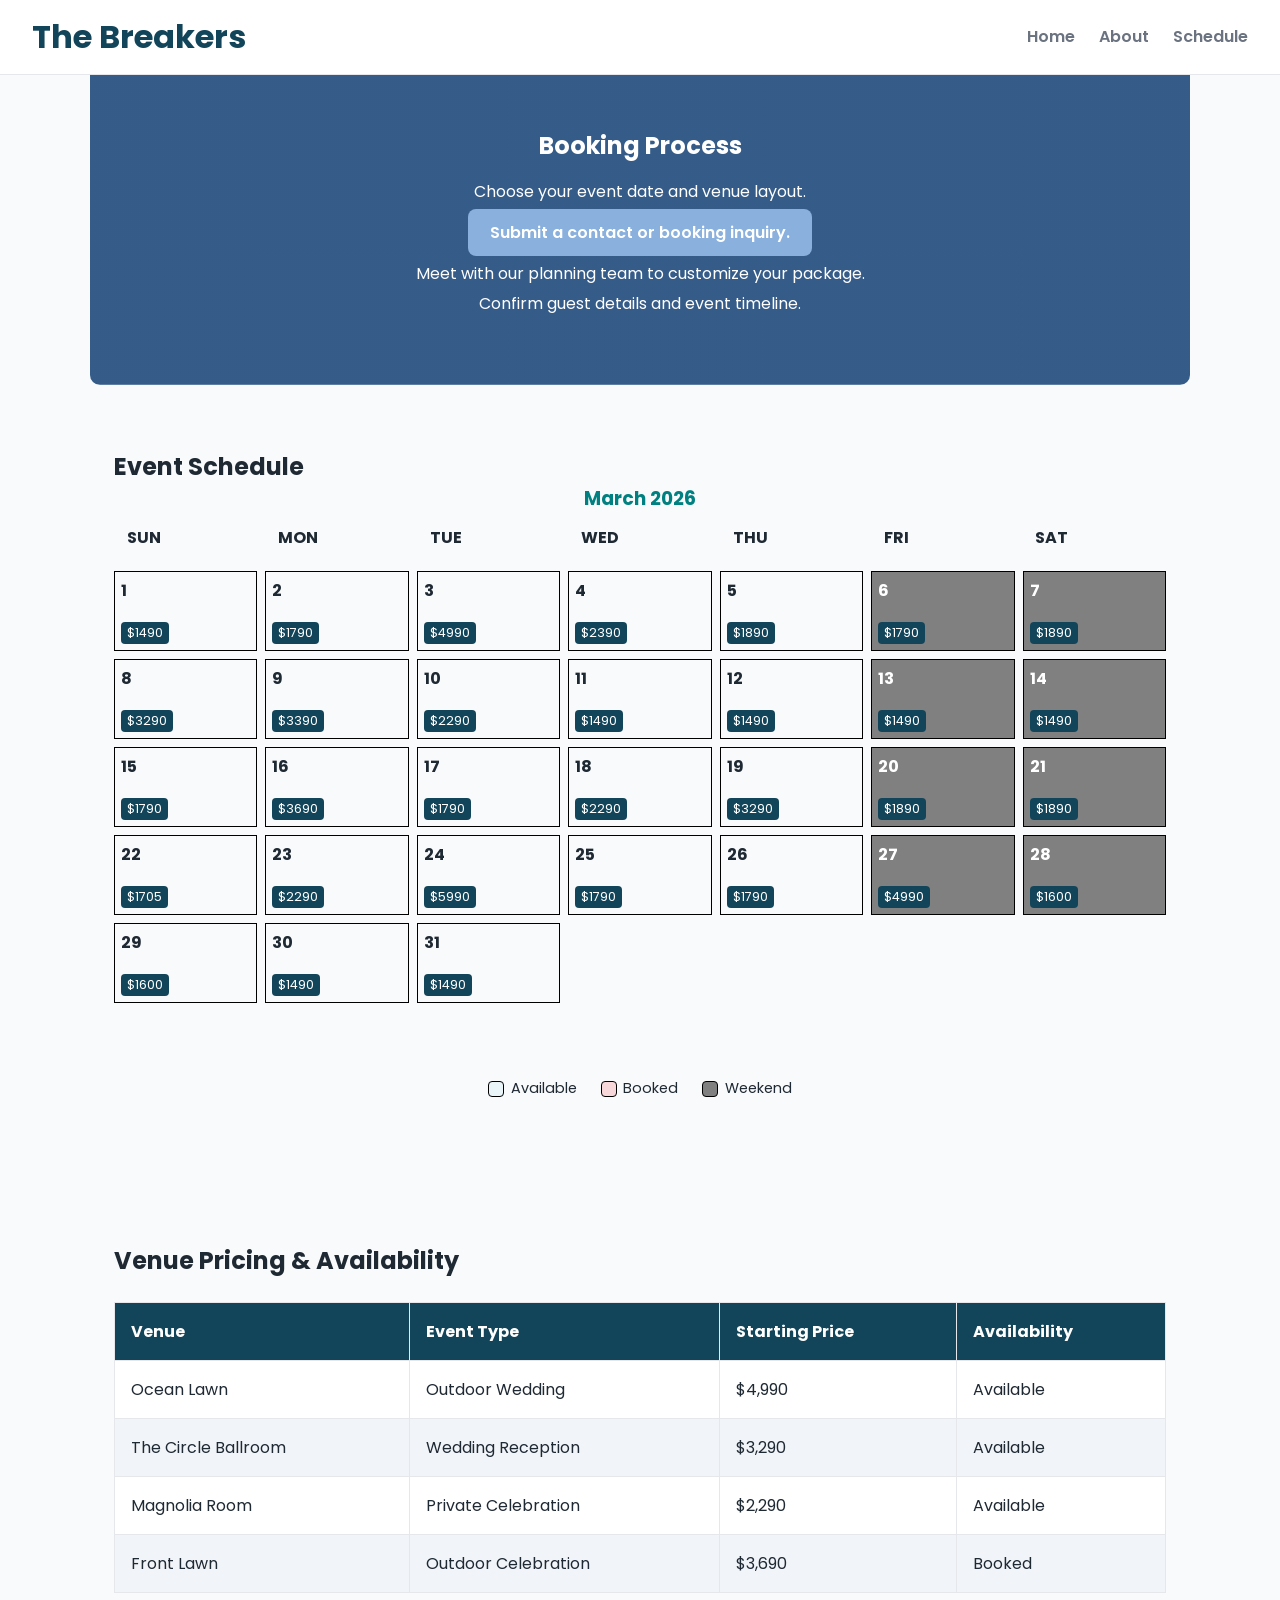
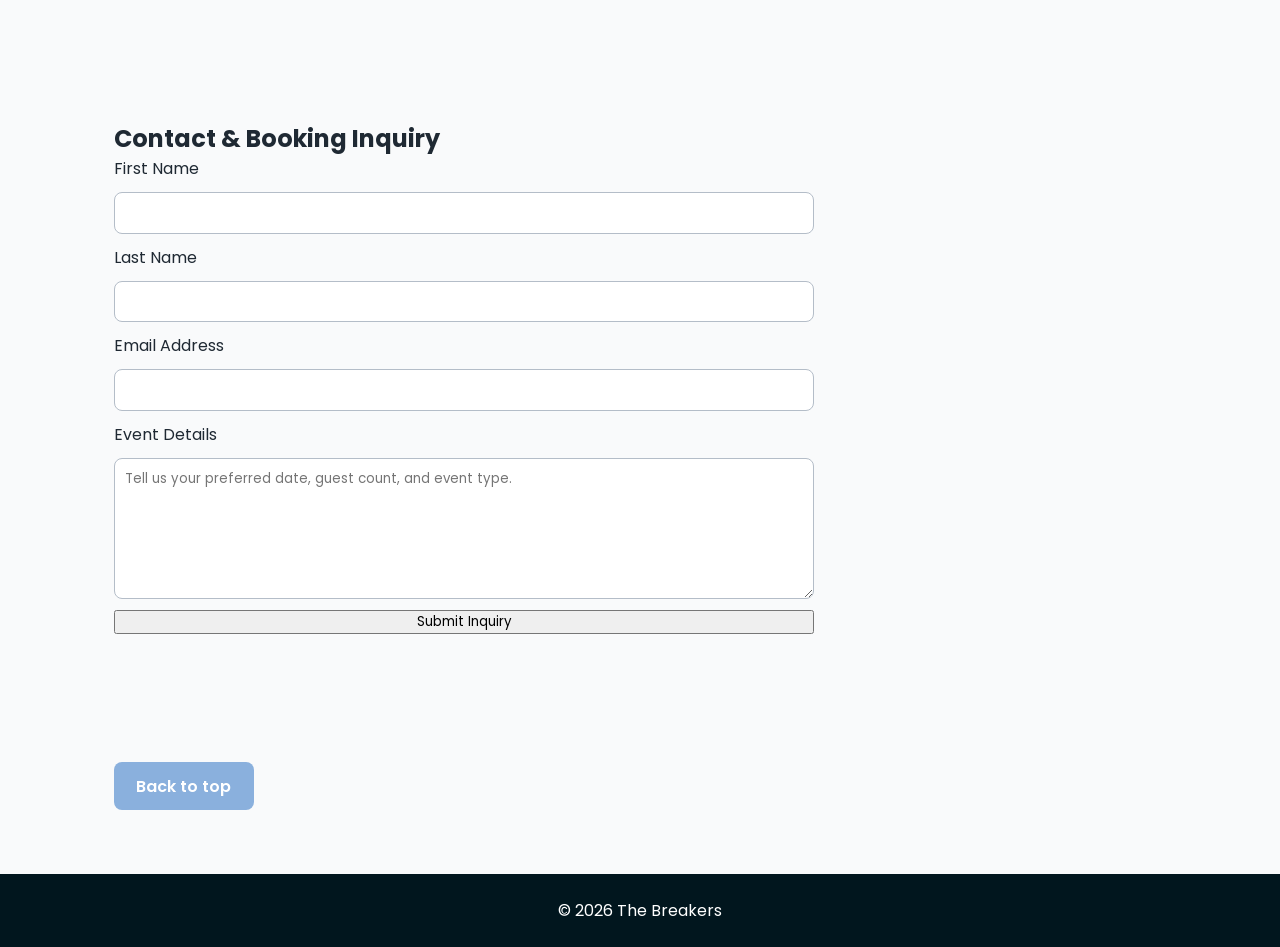
<file: schedule.html>
<!DOCTYPE html>
<html lang="en">
  <head>
    <meta charset="UTF-8" />
    <meta name="viewport" content="width=device-width, initial-scale=1.0" />
    <meta
      name="description"
      content="Wedding celebration events with booking information"
    />
    <meta name="author" content="Stephanie Ramos" />
    <title>Event Center Website</title>
    <link
      rel="icon"
      type="image/svg"
      href="/AssignmentEventCenter/img/breakers_logo_b.svg"
    />
    <link rel="stylesheet" href="style.css" />
  </head>

  <body id="top">
    <a href="#main-content" class="skip-link">
      Skip to main content
    </a>
    <header>
      <a href="index.html" class="logo">The Breakers</a>
      <nav class="navbar">
        <ul>
          <li><a class="navlinks" href="index.html">Home</a></li>
          <li><a class="navlinks" href="about.html">About</a></li>
          <li><a class="navlinks" href="schedule.html" aria-current="page">Schedule</a></li>
        </ul>
      </nav>
    </header>

    <main id="main-content">
      <section class="banner">
        <!-- Booking Process -->
        <h2>Booking Process</h2>
        <!-- Requirement: Anchor Link -->
        <ul class="list">
          <li>Choose your event date and venue layout.</li>
          <li><a class="button" href="#contact">Submit a contact or booking inquiry.</a></li>
          <li>Meet with our planning team to customize your package.</li>  
          <li>Confirm guest details and event timeline.</li> 
        </ul>
      </section>
      <section class="calendar">
        <h2>Event Schedule</h2>
        <!-- Requirement: A Table -->
        <h3>March 2026</h3>
        <div class="march">
          <div class="header">SUN</div>
          <div class="header">MON</div>
          <div class="header">TUE</div>
          <div class="header">WED</div>
          <div class="header">THU</div>
          <div class="header">FRI</div>
          <div class="header">SAT</div>
          <div class="day">
            <span class="date">1</span>
            <p class="price">$1490</p>
          </div>

          <div class="day">
            <span class="date">2</span>
            <p class="price">$1790</p>
          </div>

          <div class="day">
            <span class="date">3</span>
            <p class="price">$4990</p>
          </div>

          <div class="day">
            <span class="date">4</span>
            <p class="price">$2390</p>
          </div>

          <div class="day">
            <span class="date">5</span>
            <p class="price">$1890</p>
          </div>

          <div class="day weekend">
            <span class="date">6</span>
            <p class="price">$1790</p>
          </div>

          <div class="day weekend">
            <span class="date">7</span>
            <p class="price">$1890</p>
          </div>

          <div class="day">
            <span class="date">8</span>
            <p class="price">$3290</p>
          </div>

          <div class="day">
            <span class="date">9</span>
            <p class="price">$3390</p>
          </div>

          <div class="day">
            <span class="date">10</span>
            <p class="price">$2290</p>
          </div>

          <div class="day">
            <span class="date">11</span>
            <p class="price">$1490</p>
          </div>

          <div class="day">
            <span class="date">12</span>
            <p class="price">$1490</p>
          </div>

          <div class="day weekend booked">
            <span class="date">13</span>
            <p class="price">$1490</p>
          </div>

          <div class="day weekend booked">
            <span class="date">14</span>
            <p class="price">$1490</p>
          </div>

          <div class="day">
            <span class="date">15</span>
            <p class="price">$1790</p>
          </div>

          <div class="day">
            <span class="date">16</span>
            <p class="price">$3690</p>
          </div>

          <div class="day">
            <span class="date">17</span>
            <p class="price">$1790</p>
          </div>

          <div class="day">
            <span class="date">18</span>
            <p class="price">$2290</p>
          </div>

          <div class="day">
            <span class="date">19</span>
            <p class="price">$3290</p>
          </div>

          <div class="day weekend">
            <span class="date">20</span>
            <p class="price">$1890</p>
          </div>

          <div class="day weekend">
            <span class="date">21</span>
            <p class="price">$1890</p>
          </div>

          <div class="day">
            <span class="date">22</span>
            <p class="price">$1705</p>
          </div>

          <div class="day">
            <span class="date">23</span>
            <p class="price">$2290</p>
          </div>

          <div class="day">
            <span class="date">24</span>
            <p class="price">$5990</p>
          </div>

          <div class="day">
            <span class="date">25</span>
            <p class="price">$1790</p>
          </div>

          <div class="day">
            <span class="date">26</span>
            <p class="price">$1790</p>
          </div>

          <div class="day weekend booked">
            <span class="date">27</span>
            <p class="price">$4990</p>
          </div>

          <div class="day weekend booked">
            <span class="date">28</span>
            <p id="booked" class="price">$1600</p>
          </div>

          <div class="day">
            <span class="date">29</span>
            <p class="price">$1600</p>
          </div>

          <div class="day">
            <span class="date">30</span>
            <p class="price">$1490</p>
          </div>

          <div class="day">
            <span class="date">31</span>
            <p class="price">$1490</p>
          </div>
        </div>
        <br />
        <br />
        <br />

        <div class="calendar-legend">
          <div class="legend-item">
            <span class="legend-color available"></span>
            <p>Available</p>
          </div>

          <div class="legend-item">
            <span class="legend-color booked"></span>
            <p>Booked</p>
          </div>

          <div class="legend-item">
            <span class="legend-color weekend"></span>
            <p>Weekend</p>
          </div>
        </div>
      </section>


<!-- Venue Pricing Table -->
<section class="container">
  <h2>Venue Pricing & Availability</h2>

  <table class="pricing-table">
    <thead>
      <tr>
        <th scope="col">Venue</th>
        <th scope="col">Event Type</th>
        <th scope="col">Starting Price</th>
        <th scope="col">Availability</th>
      </tr>
    </thead>

    <tbody>
      <tr>
        <td>Ocean Lawn</td>
        <td>Outdoor Wedding</td>
        <td>$4,990</td>
        <td>Available</td>
      </tr>

      <tr>
        <td>The Circle Ballroom</td>
        <td>Wedding Reception</td>
        <td>$3,290</td>
        <td>Available</td>
      </tr>

      <tr>
        <td>Magnolia Room</td>
        <td>Private Celebration</td>
        <td>$2,290</td>
        <td>Available</td>
      </tr>

      <tr>
        <td>Front Lawn</td>
        <td>Outdoor Celebration</td>
        <td>$3,690</td>
        <td>Booked</td>
      </tr>
    </tbody>
  </table>
</section>


      <!-- Contact and Booking Form  -->
      <!-- Requirement: Class and ID selector-->
      <section id="contact" class="container">
        <h2>Contact & Booking Inquiry</h2>
        <!-- Requirement: Contact Form -->
        <form class="contact-form" action="#" method="post">
          <!-- Requirement: Text Inputs -->
          <label for="firstname">First Name</label>
          <input id="firstname" name="firstname" type="text" required />
          <label for="lastname">Last Name</label>
          <input id="lastname" name="lastname" type="text" required />
          <!-- Requirement: Email Input  -->
          <label for="email">Email Address</label>
          <input id="email" name="email" type="email" required />
          <!-- Requirement: textarea -->
          <label for="message">Event Details</label>
          <textarea
            id="message"
            name="message"
            rows="6"
            placeholder="Tell us your preferred date, guest count, and event type."
          ></textarea>
          <!-- Requirement: Submit Button -->
          <button type="submit">Submit Inquiry</button>
        </form>
      </section>
      <section>
        <a class="button" href="#top">Back to top</a>
      </section>
    </main>

    <footer>
      <p>&copy; 2026 The Breakers</p>
    </footer>
  </body>
</html>
</file>
<file: style.css>
/* Google Font */
@import url("https://fonts.googleapis.com/css2?family=Poppins:wght@400;500;600&family=Playfair+Display:wght@600&display=swap");

/* CSS Rule Reset */
* {
  box-sizing: border-box;
  margin: 0;
  padding: 0;
  font-family:
    "Poppins", sans-serif; /* applies to the font style referring the imported url above */
  scroll-behavior: smooth;
}

/* Body Layout */
body {
  margin-top: 4rem;
  display: flex;
  flex-direction: column;
  min-height: 100vh;
  background: #f9fafb;
  color: #1f2933;
}

main {
  flex: 1;
  /* Shorthand for 
  flex-grow:1; ---grows to fill available space
  flex-shrink:1; ---can shrink if needed
  flex-basis:0% ---starts with a base size of 0 */
}

/* Global Section Width */
main section {
  max-width: 1100px;
  margin: auto; /* with the max width, the left and right margins automatically expand equally, which centers the element horizontally */
  padding: 4rem 1.5rem;
}

.container {
  max-width: 1100px;
  margin: auto;
  padding: 4rem 1.5rem;
}

/* Header */
header {
  display: flex;
  justify-content: space-between;
  align-items: center;
  position: fixed;
  top: 0;
  width: 100%;
  padding: 0.8rem 2rem;
  background: #fff;
  border-bottom: 1px solid #e5e7eb;
  z-index: 1; /* ensures the header stays above */
}

.logo {
  font-size: 2rem;
  font-weight: 700;
  text-decoration: none;
  color: #124559;
}

/* Accessibility: Skip Navigation */
.skip-link {
  position: absolute;
  top: -100px;
  left: 1rem;
  background: #124559;
  color: white;
  padding: 0.8rem;
  z-index: 100;
}

.skip-link:focus {
  top: 1rem;
}

/* Navigation Bar */
.navbar ul {
  display: flex;
  list-style: none; /* gets rid of the bulletin points */
  gap: 1.5rem;
}

.navbar a {
  text-decoration: none; /* gets rid of the underline */
  font-weight: 600;
  color: #6b7280;
}

.navlinks:hover {
  color: #124558;
}

/* Banners */
.banner {
  text-align: center;
  color: white;

  background-image:
    linear-gradient(rgba(19, 64, 116, 0.85), rgba(19, 64, 116, 0.85)),
    url("https://images.unsplash.com/photo-1511795409834-ef04bbd61622?auto=format&fit=crop&w=1400&q=80");

  border-radius: 10px;
  background-size: cover; /* in order for the background image to show once */
  background-position: center;
}

.banner h1 {
  font-family:
    "Playfair Display", serif; /* Changed the second the font family from the imported fonts */
  font-size: 2.7rem;
  margin-bottom: 1rem;
}

.banner p {
  max-width: 600px;
  margin: auto;
  margin-bottom: 1.5rem;
}

/* Buttons */
.button {
  display: inline-block; /* Only takes as much width as needed */
  padding: 0.7rem 1.4rem;
  border-radius: 8px;
  text-decoration: none;
  background: #8ab0dd;
  color: white;
  font-weight: 600;
  transition: 0.2s;
}

.button:hover {
  background: #124559;
  transform: scale(
    1.05
  ); /* slightly enlarges the buttons when a user hovers over them, creating a visual interaction effect */
}

/* HOME: Event Showcase*/
.eventBanner {
  text-align: center; /*aligns the heading and paragraph */
}

.eventBanner img {
  width: 100%;
  max-width: 650px; /* shrinks the photo to a max width of 650px */
  border-radius: 10px; /* rounds the ends */
  margin-top: 1rem;
}

/* Card Grid */
.card-grid {
  display: grid; /* Activates the grid container */
  grid-template-columns: repeat(
    auto-fit,
    minmax(230px, 1fr)
  ); /* Repeat for all columns, Auto-fit the grid to the responsive screen, Each column will be at least 230px wide, but can grow to fill available space evenly */
  gap: 1.5rem;
}

/* Card Style */
.event-card {
  background: white;
  padding: 1rem;
  border-radius: 12px;
  border: 1px solid #e5e7eb;
  box-shadow: 0 8px 18px rgba(0, 0, 0, 0.08);
  transition: 0.2s; /* smoothly transition the change over 0.2 seconds */
}

.event-card:hover {
  /* Bonus: Animation on the Event Card */
  transform: translateY(-4px); /* shifts an element down to -4. */
  box-shadow: 0 12px 24px rgba(0, 0, 0, 0.12);
}

.event-card img {
  width: 100%;
  height: 180px;
  object-fit: cover;
  border-radius: 8px;
}

.event-card h3 {
  margin-top: 0.5rem;
}

/* Why Section */
.why {
  text-align: center;
}

.list {
  margin-top: 1rem; /* also sets the list class in the about section */
}

.list li {
  /* also sets the list class li in the about section */
  margin: 0.3rem 0;
  list-style: none; /* gets rid of the bulletin points */
}

/* ABOUT: two column container */
.two-column {
  display: grid;
  grid-template-columns: 1.5fr 1fr; /* the first column is wider than the second column where it contains the image*/
  gap: 2rem;
  align-items: center; /* controls the vertical alignment of the grid items inside the grid container */
  justify-items: center; /* controls the horizontal alignment of the grid items inside the grid container */
}

.two-column img {
  max-width: 100%;
  height: 250px;
  border-radius: 12px;
  box-shadow: 0 8px 18px rgba(0, 0, 0, 0.08);
}

/* SCHEDULE: Event Calendar */
.calendar h3 {
  text-align: center;
  color: teal;
  font-weight: bold;
}

.march {
  display: grid;
  justify-content: center; /* Centers the calendar when it is a mobile screen */
  grid-template-columns: repeat(7, 1fr);
  gap: 0.5rem;
}

.header {
  font-weight: bold;
  padding: 0.8rem;
}

.day {
  border: 1px solid black;
  min-height: 80px;
  padding: 6px;
  transition: 0.2s ease;
  display: flex;
  flex-direction: column;
  justify-content: space-between;
}

.day:hover { /* hovers the available days */
  background: #e9f5f9;
  cursor: pointer;
  transform: scale(1.05);
  box-shadow: 0 8px 18px rgba(0, 0, 0, 0.15);
  transition: 0.2s;
}

.booked:hover {
  background: #f8d7da;
  cursor: pointer;
  transform: scale(1.05); /* resize it slightly bigger */
  box-shadow: 0 8px 18px rgba(0, 0, 0, 0.15);
  transition: 0.2s;
}

.weekend {
  background-color: grey;
  color: white;
}

.date {
  font-weight: bold;
  font-size: 1rem;
}

.price {
  font-size: 0.8rem;
  background: #124559;
  color: white;
  padding: 2px 6px;
  border-radius: 4px;
  width: fit-content;
}

/* Calendar Legend */
.calendar-legend {
  display: flex;
  gap: 1.5rem;
  margin-bottom: 1rem;
  justify-content: center;
  align-items: center;
}

.legend-item {
  display: flex;
  align-items: center;
  gap: 0.4rem;
  font-size: 0.9rem;
}

.legend-color {
  width: 16px;
  height: 16px;
  border-radius: 4px;
  display: inline-block;
}

.available {
  background: #e9f5f9;
  border: 1px solid black;
}

.booked {
  background: #f8d7da;
  border: 1px solid black;
}

.weekend {
  background: grey;
  border: 1px solid black;
}

/* Venue Pricing Table */
.pricing-table {
  width: 100%;
  border-collapse: collapse;
  margin-top: 1.5rem;
  background: white;
}

.pricing-table th,
.pricing-table td {
  padding: 1rem;
  border: 1px solid #e5e7eb;
  text-align: left;
}

.pricing-table th {
  background: #124559;
  color: white;
}

.pricing-table tbody tr:nth-child(even) {
  background: #f1f5f9;
}

.pricing-table tbody tr:hover {
  background: #e9f5f9;
}

/* SCHEDULE: Contact Form */
.contact-form {
  display: grid;
  gap: 0.7rem;
  max-width: 700px;
}

.contact-form input,
.contact-form textarea {
  padding: 0.6rem;
  border-radius: 8px;
  border: 1px solid #b4bdc8;
}

.contact-form input:focus,
.contact-form textarea:focus {
  outline: 2px solid #8ab0dd; /* keyboard navigation focus */
}

/* Accessibility: Keyboard Focus */
a:focus-visible,
button:focus-visible {
  outline: 3px solid #124559;
  outline-offset: 4px;
}

/* Footer */
footer {
  text-align: center;
  padding: 1.5rem;
  background: #01161e;
  color: white;
}


/* RESPONSIVE DESIGN */
/* Tablets and smaller screens */
@media (max-width: 768px) {

  header {
    padding: 0.8rem 1rem;
    flex-wrap: wrap;
    gap: 0.5rem;
  }

  .logo {
    font-size: 1.5rem;
  }

  .navbar ul {
    gap: 0.8rem;
  }

  .banner h1 {
    font-size: 2rem;
  }

  .two-column {
    grid-template-columns: 1fr;
  }

  .march {
    gap: 0.25rem;
  }

  .day {
    min-height: 65px;
    padding: 3px;
  }

  .header {
    padding: 0.3rem;
    font-size: 0.7rem;
  }

  .price {
    font-size: 0.65rem;
  }
}

/* Mobile phones */
@media (max-width: 480px) {

  body {
    margin-top: 6rem;
  }

  header {
    flex-direction: column;
    align-items: center;
  }

  .navbar ul {
    gap: 1rem;
  }

  .banner h1 {
    font-size: 1.7rem;
  }

  main section {
    padding: 2rem 1rem;
  }

  .calendar {
    overflow-x: auto;
  }

  .march {
    min-width: 450px;
  }

  .calendar-legend {
    flex-wrap: wrap;
  }

  .pricing-table {
    font-size: 0.75rem;
  }

  .pricing-table th,
  .pricing-table td {
    padding: 0.5rem;
  }
}
</file>
